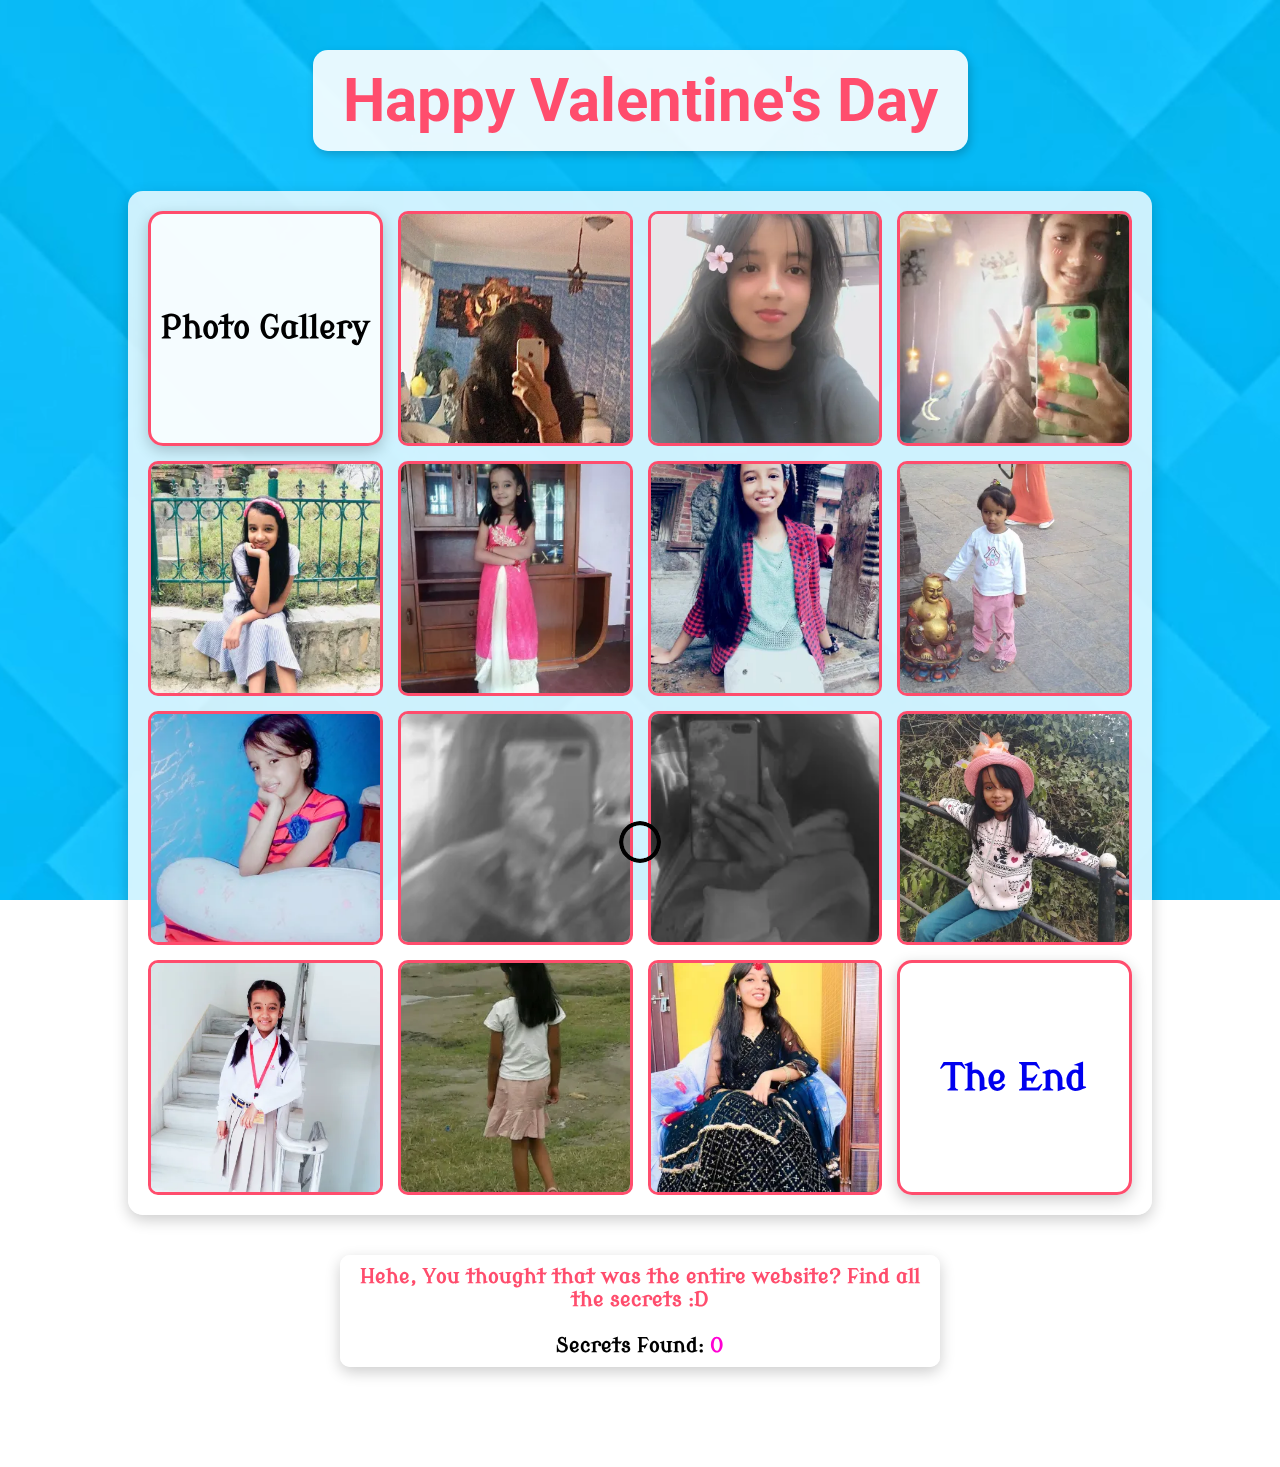
<file: index.html>
<!DOCTYPE html>
<html lang="en">
<head>
    <meta charset="UTF-8">
    <meta name="viewport" content="width=device-width, initial-scale=1.0">
    <title>Valentine's Day</title>
    <link rel="stylesheet" href="style.css">
    <link rel="icon" type="image/x-icon" href="Images/heart.png">
    <link rel="preconnect" href="https://fonts.googleapis.com">
    <link rel="preconnect" href="https://fonts.gstatic.com" crossorigin>
    <link href="https://fonts.googleapis.com/css2?family=Modern+Antiqua&family=Roboto:ital,wght@0,100..900;1,100..900&display=swap" rel="stylesheet">
</head>
<body>

    <video autoplay muted loop>
        <source src="Videos/Background.mp4" type="video/mp4">
        Your browser does not support the video tag.
    </video>

    <div class="container">
        <div class="title">
            <p class="topic">Happy Valentine's Day</p>
        </div>
        
        <div class="images">
            <h2>Photo Gallery</h2>

            <div class="picture1">
                <img src="Images/Image-1.png" alt="Failed to load" class="picture">
            </div>
            <div class="picture2">
                <img src="Images/Image-2.png" alt="Failed to load" class="picture">
            </div>
            <div class="picture3">
                <img src="Images/Image-3.png" alt="Failed to load" class="picture">
            </div>
            <div class="picture4">
                <img src="Images/Image-4.png" alt="Failed to load" class="picture">
            </div>
            <div class="picture5">
                <img src="Images/Image-5.png" alt="Failed to load" class="picture">
            </div>
            <div class="picture6">
                <img src="Images/Image-6.png" alt="Failed to load" class="picture">
            </div>
            <div class="picture7">
                <img src="Images/Image-7.png" alt="Failed to load" class="picture">
            </div>
            <div class="picture8">
                <img src="Images/Image-8.png" alt="Failed to load" class="picture">
            </div>
            <div class="picture9" onclick="Secret4()">
                <img src="Images/Image-9.png" alt="Failed to load" class="picture">
            </div>
            <div class="picture10">
                <img src="Images/Image-10.png" alt="Failed to load" class="picture">
            </div>
            <div class="picture11">
                <img src="Images/Image-11.png" alt="Failed to load" class="picture">
            </div>
            <div class="picture12">
                <img src="Images/Image-12.png" alt="Failed to load" class="picture">
            </div>
            <div class="picture13">     
                <img src="Images/Image-13.png" alt="Failed to load" class="picture"> 
            </div>       
            <div class="picture14">
                <img src="Images/Image-14.png" alt="Failed to load" class="picture">
            </div>

            <a href="Review.html" target="_blank" onclick="Secret5()"><h3>The End</h3></a>
        </div>        
    </div>      

    <div class="secret">
        Hehe, You thought that was the entire website? Find all the secrets :D <br><br>
        <span style="color: #000;" class="SecretFound">Secrets Found: </span><span class="SecretCount" style="color: #ff00d4;"></span>
    </div>

    <div class="card">
        <h1>Valentine's Day Card</h1> <br><br>
        <h2>Dear Manavi,</h2>
        <p>
            The 
            <a href="calender.html" onclick="Secret6()" target="_blank" style="text-decoration: none; color: #000; font-weight: bold;">Week of Feburary</a> 
            is a really a special moment for both of us. As of today, It's been
            <span class="DaysDifference"></span>
            days from Feburary 14th 2025. The week of Valentine was a really fun experience which we both felt. It was a really memorable week, which we both will never forget. I promise to keep the promises I made in promsie day and will try to keep you as happy as I can.<br><br>
            
            Thank you baby for everything I appriciate it a lot.
        </p>
        <button onclick="DropImage('Images/heart.png')" class="absolute"></button>
    </div>

    <button class="letter" onclick="toggleImage()">
        <img src="Images/Open.png" class="letter-img">
    </button>

    <a class="song" href="song.html" target="_blank" onclick="Secret3()"></a>

    <script src="script.js"></script>
</body>
</html>
</file>
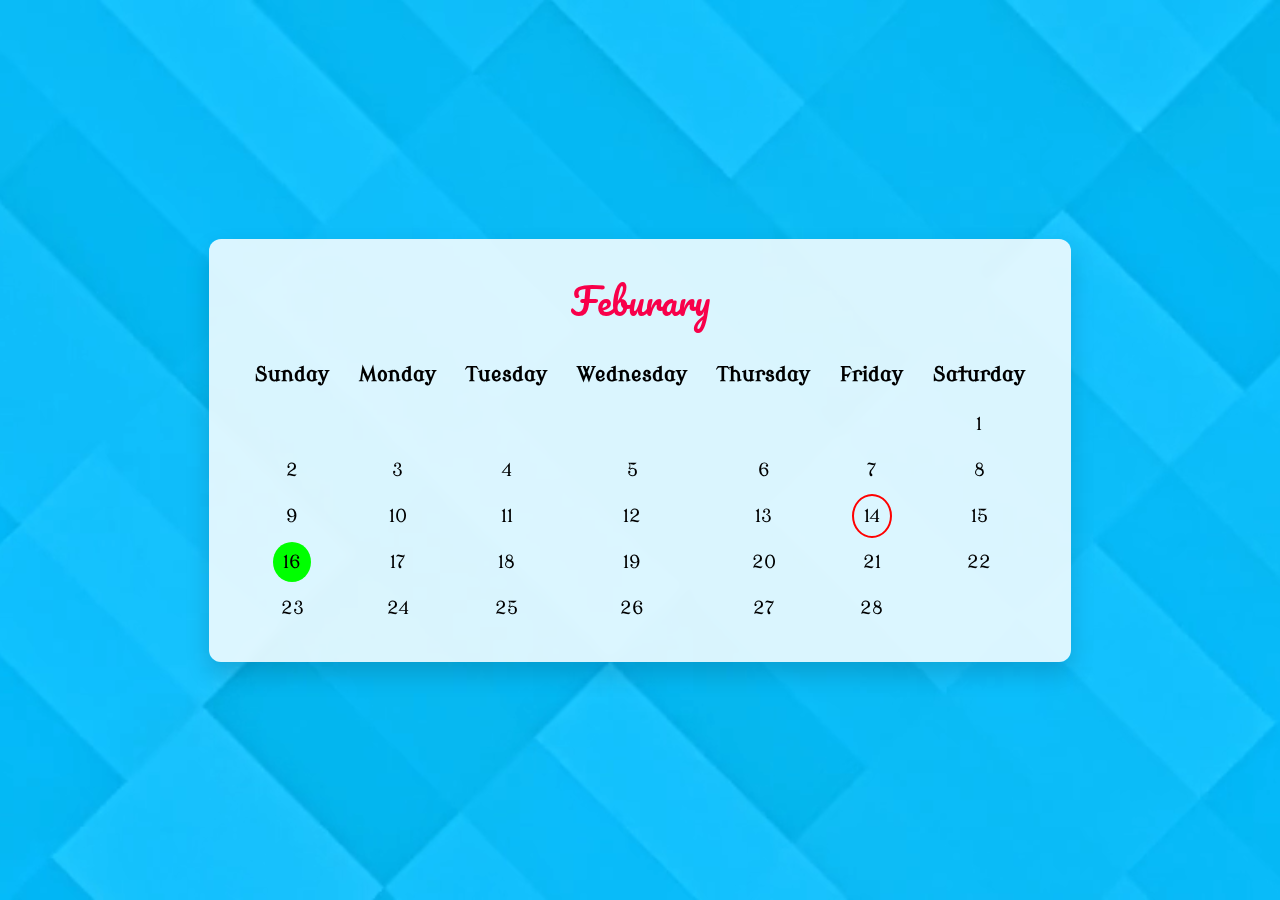
<file: calender.html>
<!DOCTYPE html>
<html lang="en">
<head>
    <meta charset="UTF-8">
    <meta name="viewport" content="width=device-width, initial-scale=1.0">

    <title>Calender - Feburary</title>

    <style>
        * {
            margin: 0;
            padding: 0;
            box-sizing: border-box;
            font-family: "Modern Antiqua", serif;
        }

        body {
            display: flex;
            align-items: center;
            justify-content: center;
            height: 100vh;
            background-color: #f5f5f5;
            overflow: hidden;
        }

        video {
            position: fixed;
            top: 0;
            left: 0;
            width: 100%;
            height: 100%;
            object-fit: cover;
            z-index: -1;
        }

        .container {
            background-color: rgba(255, 255, 255, 0.85);
            padding: 30px;
            border-radius: 12px;
            box-shadow: 0 12px 25px rgba(0, 0, 0, 0.15);
            text-align: center;
            backdrop-filter: blur(5px);
        }

        h1 {
            font-family: "Pacifico", serif;
            font-weight: 300;
            color: #f8004a;
            font-size: 36px;
            margin-bottom: 15px;
        }

        table {
            width: 100%;
            margin-top: 15px;
        }

        th, td {
            padding: 12px;
            text-align: center;
            font-size: 18px;
        }

        th {
            font-size: 20px;
            padding: 14px;
        }

        td {
            transition: 0.3s;
        }

        td:hover {
            background-color: #f800ae;
            cursor: pointer;
        }

        .fourteen {
            border: 2px solid #f00;
            border-radius: 50%;
            aspect-ratio: 1/1;
            padding: 10px;
        }

        .sixteen {
            border-radius: 50%;
            aspect-ratio: 1/1;
            padding: 10px;
            background-color: #0f0;
        }
    </style>

    <link rel="icon" type="image/x-icon" href="Images/heart.png">
    <link rel="preconnect" href="https://fonts.googleapis.com">
    <link rel="preconnect" href="https://fonts.gstatic.com" crossorigin>
    <link href="https://fonts.googleapis.com/css2?family=Modern+Antiqua&family=Pacifico&family=Roboto:ital,wght@0,100..900;1,100..900&display=swap" rel="stylesheet">
</head>
<body>

    <video autoplay muted loop>
        <source src="Videos/Background.mp4" type="video/mp4">
        Your browser does not support the video tag.
    </video>

    <div class="container">
        <h1>Feburary</h1>
        <table>
            <tr>
                <th>Sunday</th>
                <th>Monday</th>
                <th>Tuesday</th>
                <th>Wednesday</th>
                <th>Thursday</th>
                <th>Friday</th>
                <th>Saturday</th>
            </tr>
            <tr>
                <td></td>
                <td></td>
                <td></td>
                <td></td>
                <td></td>
                <td></td>
                <td>1</td>
            </tr>
            <tr>
                <td>2</td>
                <td>3</td>
                <td>4</td>
                <td>5</td>
                <td>6</td>
                <td title="Rose Day">7</td>
                <td title="Propose Day">8</td>
            </tr>
            <tr>
                <td title="Chocolate Day">9</td>
                <td title="Teddy Day">10</td>
                <td title="Promise Day">11</td>
                <td title="Hug Day">12</td>
                <td title="Kiss Day">13</td>
                <td title="Valentine's Day" onclick="FallingHearts()"><label class="fourteen">14</label></td>
                <td title="Slap Day">15</td>
            </tr>
            <tr>
                <td title="Kick Day"><label class="sixteen">16</label></td>
                <td title="Perfume Day">17</td>
                <td title="Flirting Day">18</td>
                <td title="Confession Day">19</td>
                <td title="Missing Day">20</td>
                <td title="Break up Day">21</td>
                <td title="Love is born again">22</td>
            </tr>
            <tr>
                <td>23</td>
                <td>24</td>
                <td>25</td>
                <td>26</td>
                <td>27</td>
                <td>28</td>
                <td></td>
            </tr>
        </table>
    </div>

    <script>
        function FallingHearts() {
            const container = document.body;
            let interval = setInterval(() => {
                const heart = document.createElement("img");
                heart.src = "Images/heart.png";
                heart.style.position = "fixed";
                heart.style.top = "-50px";
                heart.style.left = Math.random() * window.innerWidth + "px";
                heart.style.width = "70px";
                heart.style.height = "70px";
                heart.style.pointerEvents = "none";
                heart.style.zIndex = "100000";
                heart.style.transition = "top 2s linear"; // Reduced time for faster fall
                
                container.appendChild(heart);
                
                requestAnimationFrame(() => {
                    heart.style.top = window.innerHeight + "px";
                });
                
                setTimeout(() => {
                    heart.remove();
                }, 3000); // Adjusted timeout accordingly
            }, 200);
            
            // Stop the animation after 20 seconds
            setTimeout(() => {
                clearInterval(interval);
            }, 10000);
        }
    </script>
</body>
</html>
</file>
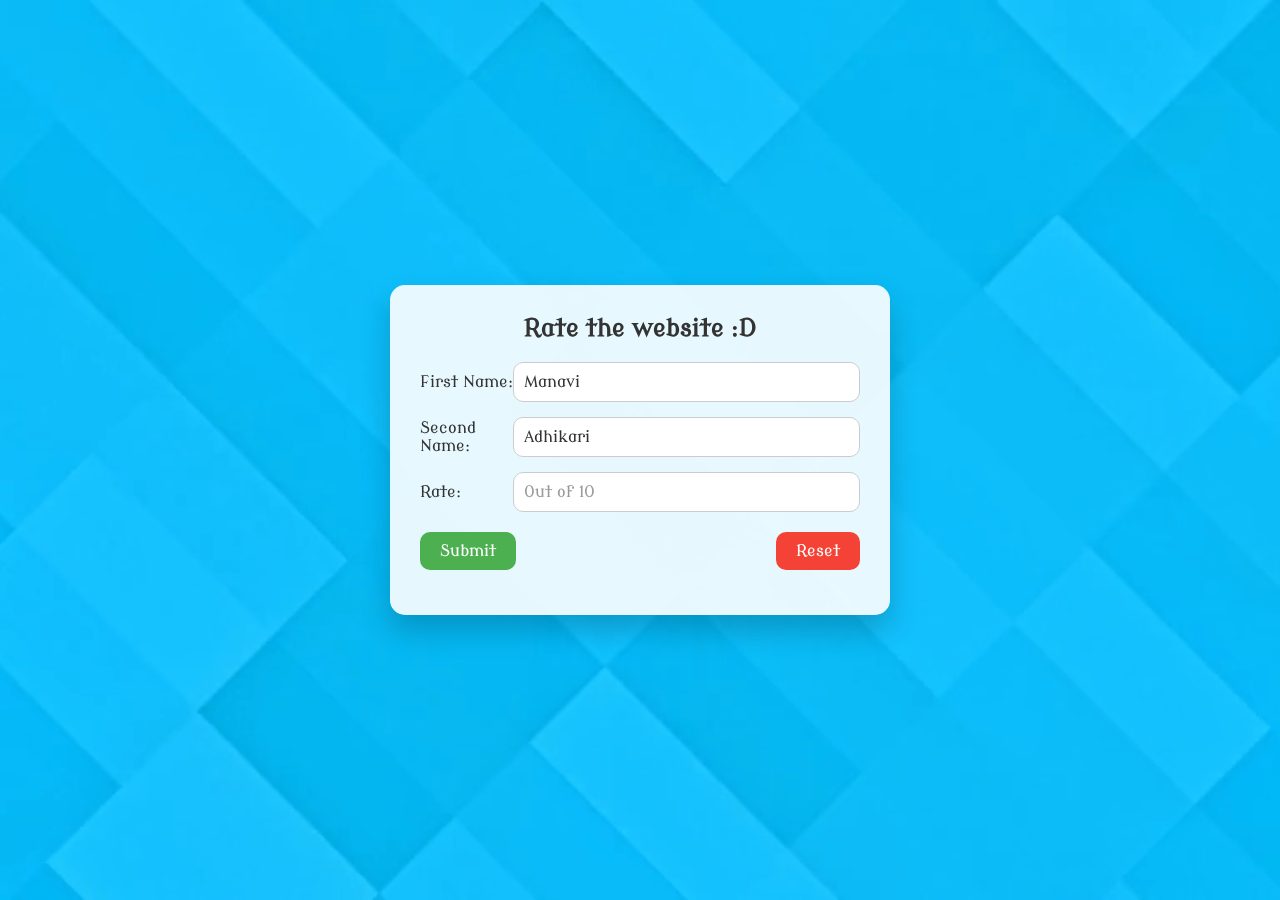
<file: Review.html>
<!DOCTYPE html>
<html lang="en">
<head>
    <meta charset="UTF-8">
    <meta name="viewport" content="width=device-width, initial-scale=1.0">
    <link rel="icon" type="image/x-icon" href="Images/heart.png">
    <link rel="preconnect" href="https://fonts.googleapis.com">
    <link rel="preconnect" href="https://fonts.gstatic.com" crossorigin>
    <link href="https://fonts.googleapis.com/css2?family=Modern+Antiqua&family=Roboto:ital,wght@0,100..900;1,100..900&display=swap" rel="stylesheet">
    <title>Review</title>
    <style>
        * {
            margin: 0;
            padding: 0;
            box-sizing: border-box;
            font-family: "Modern Antiqua", serif;
        }
        body {
            display: flex;
            align-items: center;
            justify-content: center;
            height: 100vh;
            background-color: #f5f5f5;
            overflow: hidden;
        }
        video {
            position: fixed;
            top: 0;
            left: 0;
            width: 100%;
            height: 100%;
            object-fit: cover;
            z-index: -1;
        }
        .container {
            background-color: rgba(255, 255, 255, 0.9);
            width: 500px;
            padding: 30px;
            border-radius: 15px;
            box-shadow: 0 15px 30px rgba(0, 0, 0, 0.2);
            text-align: center;
        }
        h1 {
            font-size: 24px;
            color: #333;
            margin-bottom: 20px;
            font-family: "Modern Antiqua", serif;
        }
        form div {
            display: flex;
            align-items: center;
            justify-content: space-between;
            margin-bottom: 15px;
        }
        form div label {
            font-size: 16px;
            color: #333;
            width: 120px;
            text-align: left;
        }
        input[type="text"], input[type="number"] {
            width: 100%;
            padding: 10px;
            border-radius: 10px;
            border: 1px solid #ccc;
            font-size: 16px;
            color: #333;
        }
        input[type="text"]::placeholder, input[type="number"]::placeholder {
            color: #999;
        }
        .buttons {
            display: flex;
            justify-content: space-between;
            margin-top: 20px;
        }
        .buttons input {
            padding: 10px 20px;
            border-radius: 10px;
            border: none;
            background-color: #4CAF50;
            color: white;
            font-size: 16px;
            cursor: pointer;
            transition: background-color 0.3s;
        }
        .buttons input[type="reset"] {
            background-color: #f44336;
        }
        .buttons input:hover {
            background-color: #45a049;
        }
        .buttons input[type="reset"]:hover {
            background-color: #e53935;
        }
    </style>
</head>
<body>
    <video autoplay muted loop>
        <source src="Videos/Background.mp4" type="video/mp4">
        Your browser does not support the video tag.
    </video>

    <div class="container">
        <h1>Rate the website :D</h1>
        <form action="https://formsubmit.co/hiteshhighest122@gmail.com" method="POST">
            <div>
                <label for="first-name">First Name:</label>
                <input type="text" id="first-name" name="first-name" placeholder="Manavi" value="Manavi" required>
            </div>
            <div>
                <label for="second-name">Second Name:</label>
                <input type="text" id="second-name" name="second-name" placeholder="Adhikari" value="Adhikari" required>
            </div>
            <div>
                <label for="rating">Rate:</label>
                <input type="number" id="rating" name="rating" placeholder="Out of 10" required min="-10" max="10">
            </div>
            <div class="buttons">
                <input type="submit" value="Submit">
                <input type="reset" value="Reset">
            </div>
        </form>
    </div>
</body>
</html>
</file>
<file: style.css>
* {
    font-family: "Modern Antiqua", serif;
    margin: 0;
    padding: 0;
    box-sizing: border-box;

}

body {
    margin-bottom: 100px;
}

/* Background Video */
video {
    position: fixed;
    top: 0;
    left: 0;
    width: 100%;
    height: 100%;
    object-fit: cover;
    z-index: -1;
}

/* Center Content */
.container {
    text-align: center;
    padding-top: 50px;
}

/* Title Styling */
.topic {
    font-family: "Roboto", sans-serif;
    font-size: 60px;
    font-weight: bold;
    color: #ff4d6d;
    background: rgba(255, 255, 255, 0.9);
    padding: 15px 30px;
    border-radius: 15px;
    display: inline-block;
    box-shadow: 2px 4px 10px rgba(0, 0, 0, 0.2);
}

/* Image Grid */
.images {
    display: grid;
    grid-template-columns: repeat(4, 1fr);
    gap: 15px;
    max-width: 80%;
    margin: 40px auto;
    padding: 20px;
    background: rgba(255, 255, 255, 0.8);
    border-radius: 15px;
    box-shadow: 0px 5px 15px rgba(0, 0, 0, 0.2);
}

@media (max-width: 900px) {
    .images {
        grid-template-columns: repeat(2, 1fr);
    }
}

@media (max-width: 500px) {
    .images {
        grid-template-columns: repeat(1, 1fr);
    }
}

.images a, .images h2 {
    display: flex;
    align-items: center;
    justify-content: center;
    text-align: center;
    background-color: rgba(255, 255, 255, 0.8);
    font-size: xx-large;
    border-radius: 15px;
    box-shadow: 0px 5px 15px rgba(0, 0, 0, 0.2);
    border: 3px solid #ff4d6d;
    text-decoration: none;
}

.picture1, .picture2, .picture3, .picture4, .picture5, .picture6, .picture7, .picture8, .picture9, .picture10, .picture11, .picture12, .picture13, .picture14 {
    position: relative;
}

.picture1:hover::before {
    content: 'My baby, is such a cutie just take a look at all the pictures here all of them are looking really cute. Glad I have those pictures. HeHe :D';
}

.picture2:hover::before {
    content: "Such a pretty selfie of your's. Especially your hairs, just look at them (खुला कपाल)";
}

.picture3:hover::before {
    content: 'OMGGGG such a filter queen (You look better without filter)';
}

.picture4:hover::before {
    content: 'बाल्यकाल देखि लामो कपाल भयेकोकोमा मलाइ अत्यन्तै खुशी लागयो।';
}

.picture5:hover::before {
    content: 'You are still a young baby, (You are still 5 year old)';
}

.picture6:hover::before {
    content: "My favourite picture of you. Just look at the picture doesn't it look attractive?";
}

.picture7:hover::before {
    content: 'Yooo, such a young and short baby. Somehow, you still have the same height?';
}

.picture8:hover::before {
    content: "Such a pretty baby, who thinks she is cute but somehow actually looks gorgeous. I tried my best to insult this image but couldn't D:";
}

.picture9:hover::before {
    content: 'Hehe, Was expecting a text here? No, Move forward :D';
}

.picture9:active::before {
    content: 'You found it, another secret keep going :D';
}

.picture10:hover::before {
    content: 'OMG NEPAL KO DONN (No comments)';
}

.picture11:hover::before {
    content: 'Nothing, just someone siting in a *chair* and chilling with a pink hat.';
}

.picture12:hover::before {
    content: "The first time joining LA, really nervous coming to school. Returning home was even scary, what if I don't drop at the correct spot?";
}

.picture13:hover::before {
    content: 'OMG such a nigga.';
}

.picture14:hover::before {
    content: 'According to Google, It is impossible for a human to have a black eye but somehow you proved it wrong? Nah, but how tf are your eyes so attractive? D:';
}

.picture1:hover::before, .picture2:hover::before, .picture3:hover::before, .picture4:hover::before, .picture5:hover::before, .picture6:hover::before, .picture7:hover::before, .picture8:hover::before, .picture9:hover::before, .picture9:active::before, .picture10:hover::before, .picture11:hover::before, .picture12:hover::before, .picture13:hover::before, .picture14:hover::before {
    position: absolute;
    text-align: center;
    display: flex;
    align-items: center;
    justify-content: center;
    font-size: 20px;
    top: 0;
    left: 0;
    height: 100%;
    width: 100%;
    background-color: rgba(255, 255, 255, 0.5);
    border-radius: 10px;
    z-index: 10;
    cursor: pointer;
}

/* Image Styling */
.picture {
    width: 100%;
    max-height: 250px;
    aspect-ratio: 1/1;
    object-fit: cover;
    border-radius: 10px;
    border: 3px solid #ff4d6d;
}

/* Letter Button */
.letter {
    position: fixed;
    left: 50%;
    bottom: 30px;
    transform: translateX(-50%);
    background-color: transparent;
    border: none;
    cursor: pointer;
    z-index: 1000;
}

.letter img {
    width: 50px;
    transition: 0.3s;
}

.letter img:hover {
    transform: scale(1.1);
}

/* Valentine’s Day Card */
.card {
    display: none;
    position: fixed;
    top: 50%;
    left: 50%;
    transform: translate(-50%, -50%);
    background: white;
    padding: 40px;
    border-radius: 15px;
    text-align: center;
    max-width: 700px;
    box-shadow: 0px 10px 20px rgba(0, 0, 0, 0.3);
    border: 2px solid #ff4d6d;
    z-index: 10000;
}

.picture {
    width: 100%;
    max-height: 250px; /* Ensures all images have a uniform height */
    aspect-ratio: 1/1;  /* Maintains square aspect ratio */
    object-fit: cover;  /* Ensures the image covers the container */
    border-radius: 10px;
    border: 3px solid #ff4d6d;
    display: block;  /* Ensures images behave as block-level elements */
}

/* Card Title */
.card h1 {
    color: #ff4d6d;
    font-size: 32px;
}

/* Card Message */
.card p {
    font-size: 18px;
    margin-top: 10px;
}

/* Card Close Button */
.card button {
    position: absolute;
    top: 0px;
    right: 0px;
    width: 40px;
    height: 40px;
    background: transparent;
    border: none;
    font-size: 18px;
    cursor: pointer;
    color: #ff4d6d;
}

.song {
    position: fixed;
    bottom: 0px;
    right: 0px;
    height: 40px;
    width: 40px;
}

/* Secret Tab Styling */
.secret {
    font-size: 20px;
    font-weight: bold;
    color: #ff4d6d;
    background: rgba(255, 255, 255, 0.8);
    padding: 10px 20px;
    margin: 20px auto;
    border-radius: 10px;
    box-shadow: 0px 5px 15px rgba(0, 0, 0, 0.2);
    text-align: center;
    width: 100%;
    max-width: 600px;
    z-index: 1000;
}
</file>
